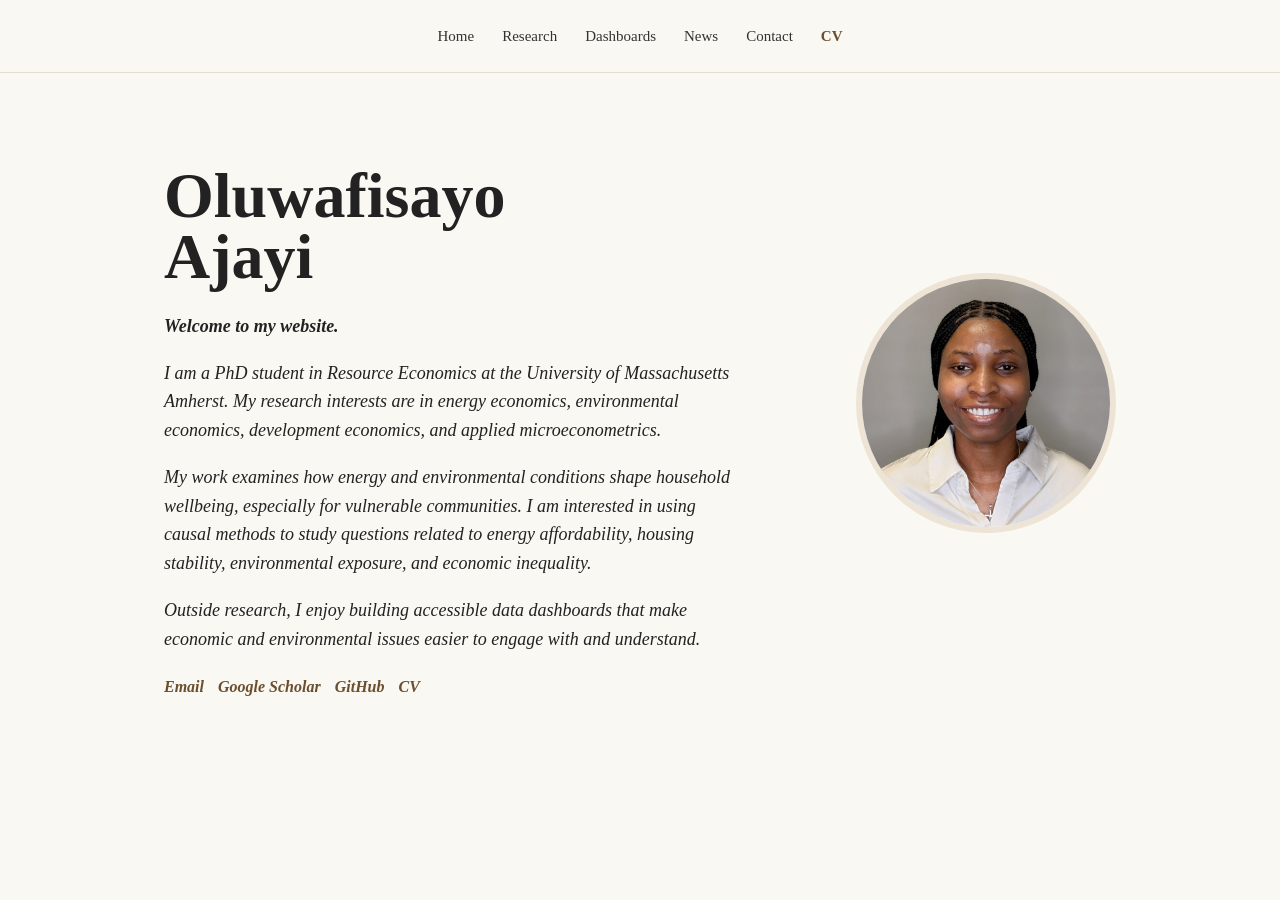
<file: index.html>
<!DOCTYPE html>
<html lang="en">
<head>
  <meta charset="UTF-8" />
  <meta name="viewport" content="width=device-width, initial-scale=1.0" />
  <title>Oluwafisayo Ajayi</title>
  <link rel="stylesheet" href="style.css" />
</head>
<body>

  <nav>
    <a href="index.html">Home</a>
    <a href="research.html">Research</a>
    <a href="dashboards.html">Dashboards</a>
    <a href="news.html">News</a>
    <a href="contact.html">Contact</a>
    <a href="cv.pdf" target="_blank" class="cv-nav">CV</a>
  </nav>

  <main>
    <section class="hero">
      <div class="hero-text">
        <h1>Oluwafisayo<br>Ajayi</h1>

        <p class="welcome-text">
          <em>Welcome to my website.<em>
        </p>

        <p class="intro-text">
          I am a PhD student in Resource Economics at the University of Massachusetts Amherst.
          My research interests are in energy economics, environmental economics, development economics, and applied microeconometrics.
        </p>

        <p class="intro-text">
          My work examines how energy and environmental conditions shape household wellbeing,
          especially for vulnerable communities. I am interested in using
          causal methods to study questions related to energy affordability,
          housing stability, environmental exposure, and economic inequality.
        </p>

        <p class="intro-text">
          Outside research, I enjoy building accessible data dashboards that make economic
          and environmental issues easier to engage with and understand.
        </p>

        <div class="links">
          <a href="mailto:ofajayi@umass.edu">Email</a>
          <a href="https://scholar.google.com/citations?hl=en&user=RaW4MhQAAAAJ" target="_blank">Google Scholar</a>
          <a href="https://github.com/OluwafisayoAjayi" target="_blank">GitHub</a>
          <a href="cv.pdf" target="_blank">CV</a>
        </div>
      </div>

      <img src="profile.jpg" alt="Oluwafisayo Ajayi" class="profile-img" />
    </section>
  </main>

</body>
</html>
</file>
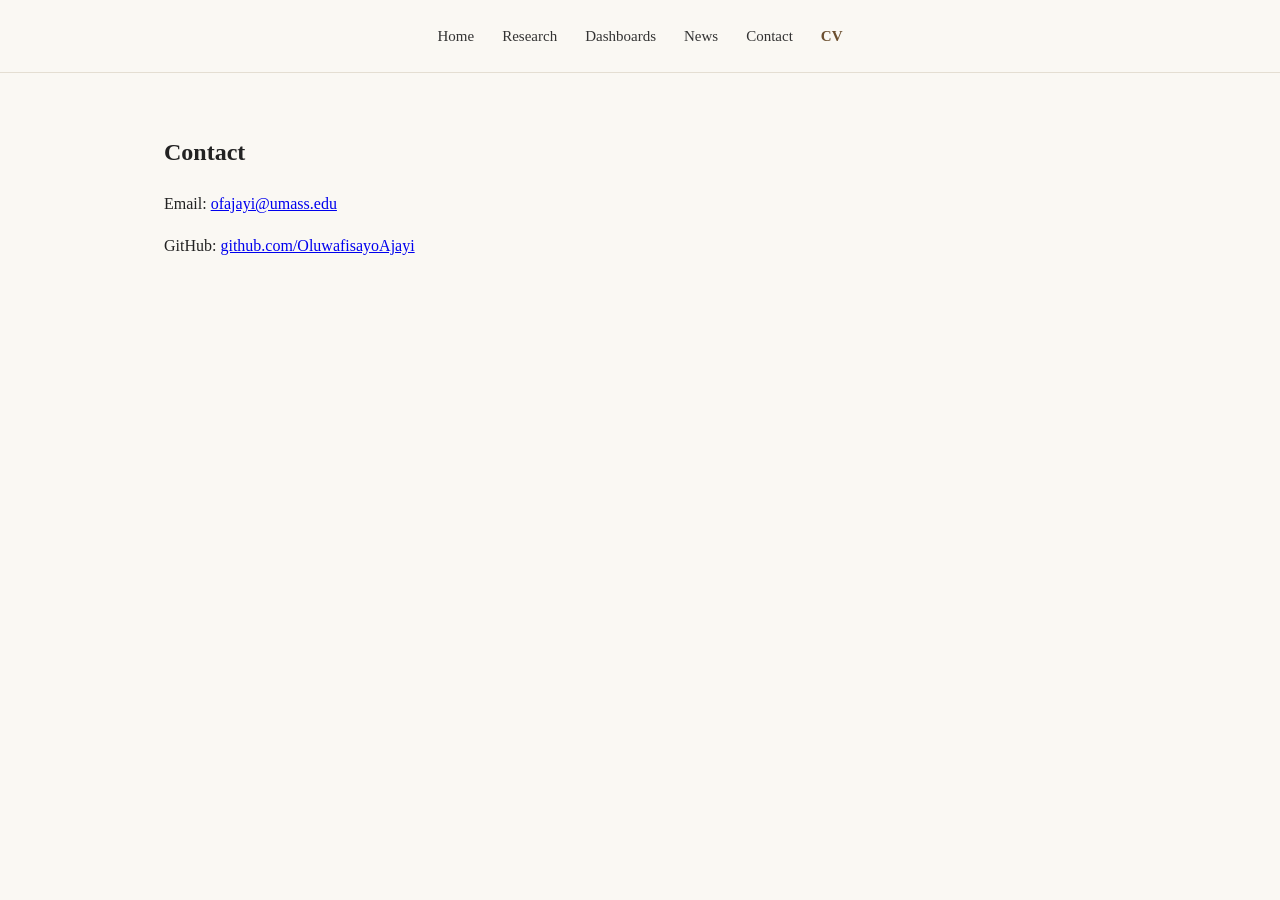
<file: contact.html>
<!DOCTYPE html>
<html lang="en">
<head>
  <meta charset="UTF-8" />
  <meta name="viewport" content="width=device-width, initial-scale=1.0" />
  <title>Contact | Oluwafisayo Ajayi</title>
  <link rel="stylesheet" href="style.css" />
</head>
<body>

  <nav>
  <a href="index.html">Home</a>
  <a href="research.html">Research</a>
  <a href="dashboards.html">Dashboards</a>
  <a href="news.html">News</a>
  <a href="contact.html">Contact</a>
  <a href="cv.pdf" target="_blank" class="cv-nav">CV</a>
</nav>

  <main>
    <section>
      <h1>Contact</h1>

      <p>
        Email:
        <a href="mailto:ofajayi@umass.edu">ofajayi@umass.edu</a>
      </p>

      <p>
        GitHub:
        <a href="https://github.com/OluwafisayoAjayi" target="_blank">
          github.com/OluwafisayoAjayi
        </a>
      </p>
    </section>
  </main>

</body>
</html>
</file>
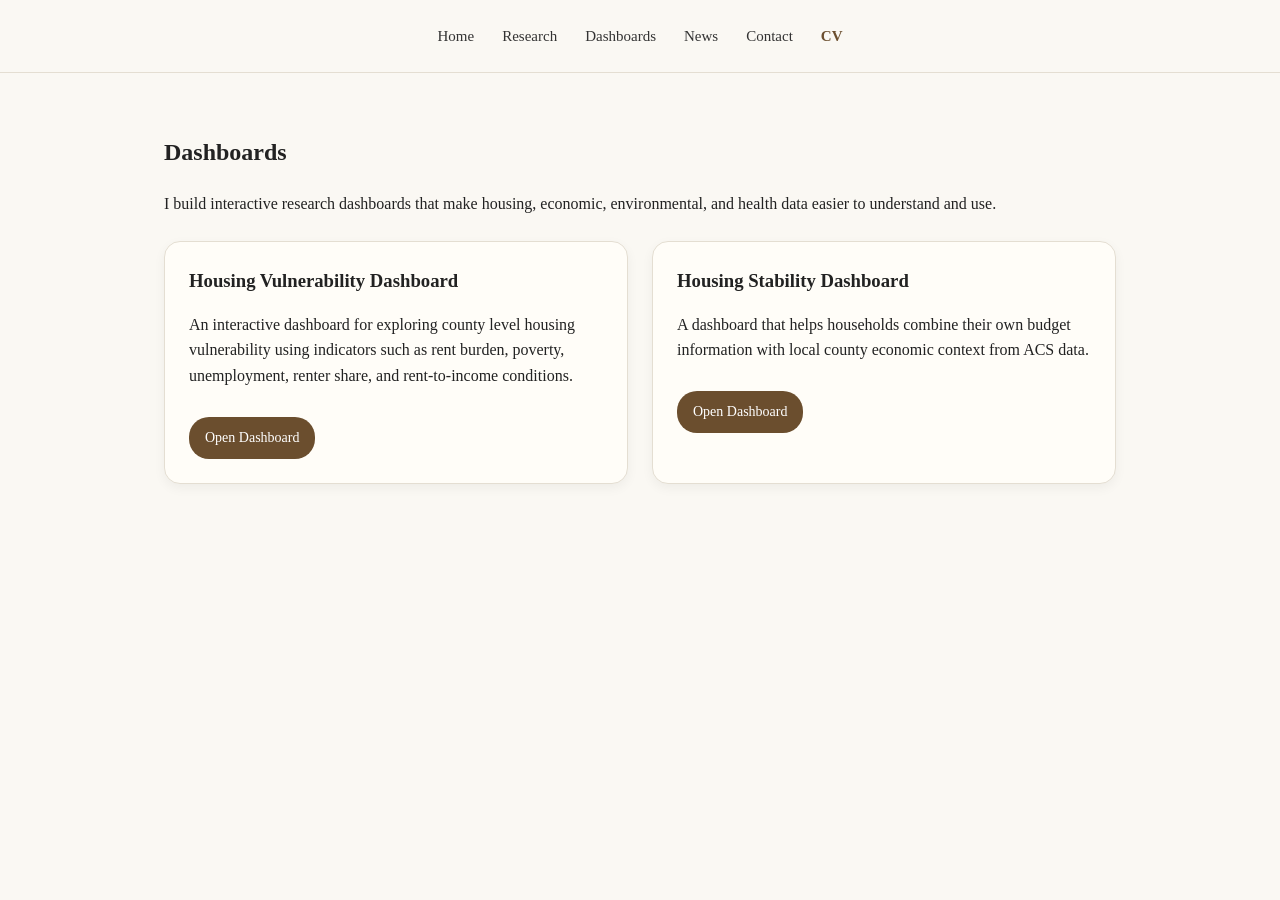
<file: dashboards.html>
<!DOCTYPE html>
<html lang="en">
<head>
  <meta charset="UTF-8" />
  <meta name="viewport" content="width=device-width, initial-scale=1.0" />
  <title>Dashboards | Oluwafisayo Ajayi</title>
  <link rel="stylesheet" href="style.css" />
</head>
<body>

  <nav>
  <a href="index.html">Home</a>
  <a href="research.html">Research</a>
  <a href="dashboards.html">Dashboards</a>
  <a href="news.html">News</a>
  <a href="contact.html">Contact</a>
  <a href="cv.pdf" target="_blank" class="cv-nav">CV</a>
</nav>

  <main>
    <section>
      <h1>Dashboards</h1>

      <p>
        I build interactive research dashboards that make housing, economic,
        environmental, and health data easier to understand and use.
      </p>

      <div class="dashboard-grid">

        <div class="dashboard-card">
          <h3>Housing Vulnerability Dashboard</h3>
          <p>
            An interactive dashboard for exploring county level housing vulnerability
            using indicators such as rent burden, poverty, unemployment, renter share,
            and rent-to-income conditions.
          </p>
          <a href="https://oluwafisayoajayi.github.io/Housing_vulnerability/" target="_blank">
            Open Dashboard
          </a>
        </div>

        <div class="dashboard-card">
          <h3>Housing Stability Dashboard</h3>
          <p>
            A dashboard that helps households combine their own budget information
            with local county economic context from ACS data.
          </p>
          <a href="https://oluwafisayoajayi.github.io/Housing-Stability-Dashboard/" target="_blank">
            Open Dashboard
          </a>
        </div>

      </div>
    </section>
  </main>

</body>
</html>
</file>
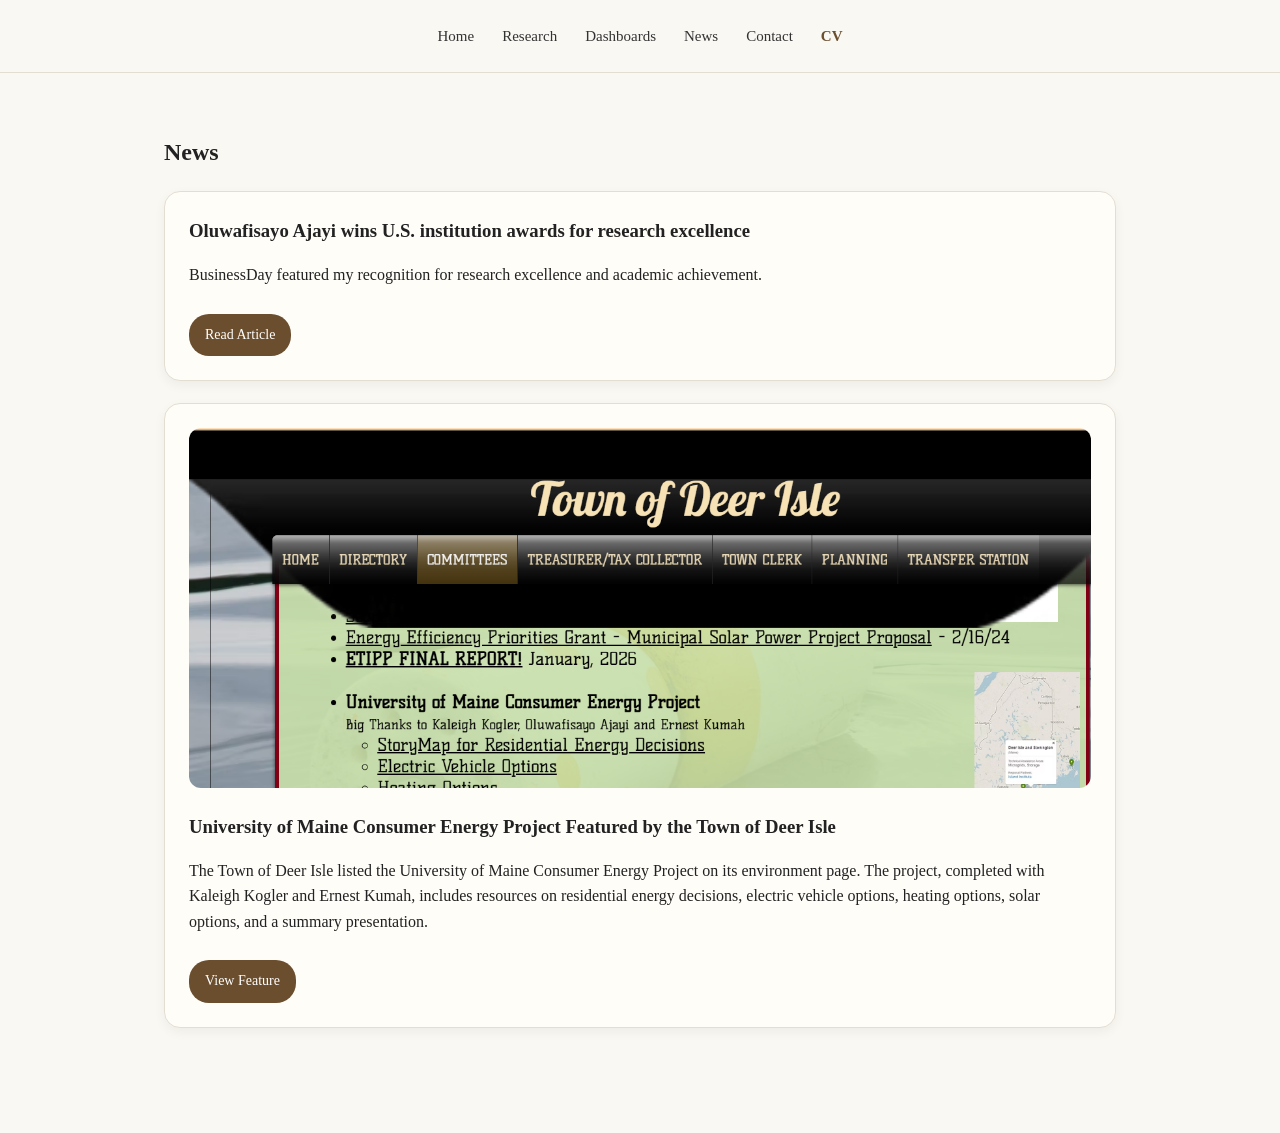
<file: news.html>
<!DOCTYPE html>
<html lang="en">
<head>
  <meta charset="UTF-8" />
  <meta name="viewport" content="width=device-width, initial-scale=1.0" />
  <title>News | Oluwafisayo Ajayi</title>
  <link rel="stylesheet" href="style.css" />
</head>
<body>

  <nav>
    <a href="index.html">Home</a>
    <a href="research.html">Research</a>
    <a href="dashboards.html">Dashboards</a>
    <a href="news.html">News</a>
    <a href="contact.html">Contact</a>
    <a href="cv.pdf" target="_blank" class="cv-nav">CV</a>
  </nav>

  <main>
    <section>
      <h1>News</h1>

      <div class="news-card">
        <h3>Oluwafisayo Ajayi wins U.S. institution awards for research excellence</h3>
        <p>
          BusinessDay featured my recognition for research excellence and academic achievement.
        </p>
        <a href="https://businessday.ng/uncategorized/article/oluwafisayo-ajayi-wins-u-s-institution-awards-for-research-excellence/" target="_blank">
          Read Article
        </a>
      </div>

      <div class="news-card">
        <img 
          src="deer-isle-energy-project.png" 
          alt="Town of Deer Isle environment page showing the University of Maine Consumer Energy Project"
          class="news-img"
        />

        <h3>University of Maine Consumer Energy Project Featured by the Town of Deer Isle</h3>
        <p>
          The Town of Deer Isle listed the University of Maine Consumer Energy Project
          on its environment page. The project, completed with Kaleigh Kogler and Ernest Kumah,
          includes resources on residential energy decisions, electric vehicle options,
          heating options, solar options, and a summary presentation.
        </p>
        <a href="https://deerislemaine.gov/environment" target="_blank">
          View Feature
        </a>
      </div>

    </section>
  </main>

</body>
</html>
</file>
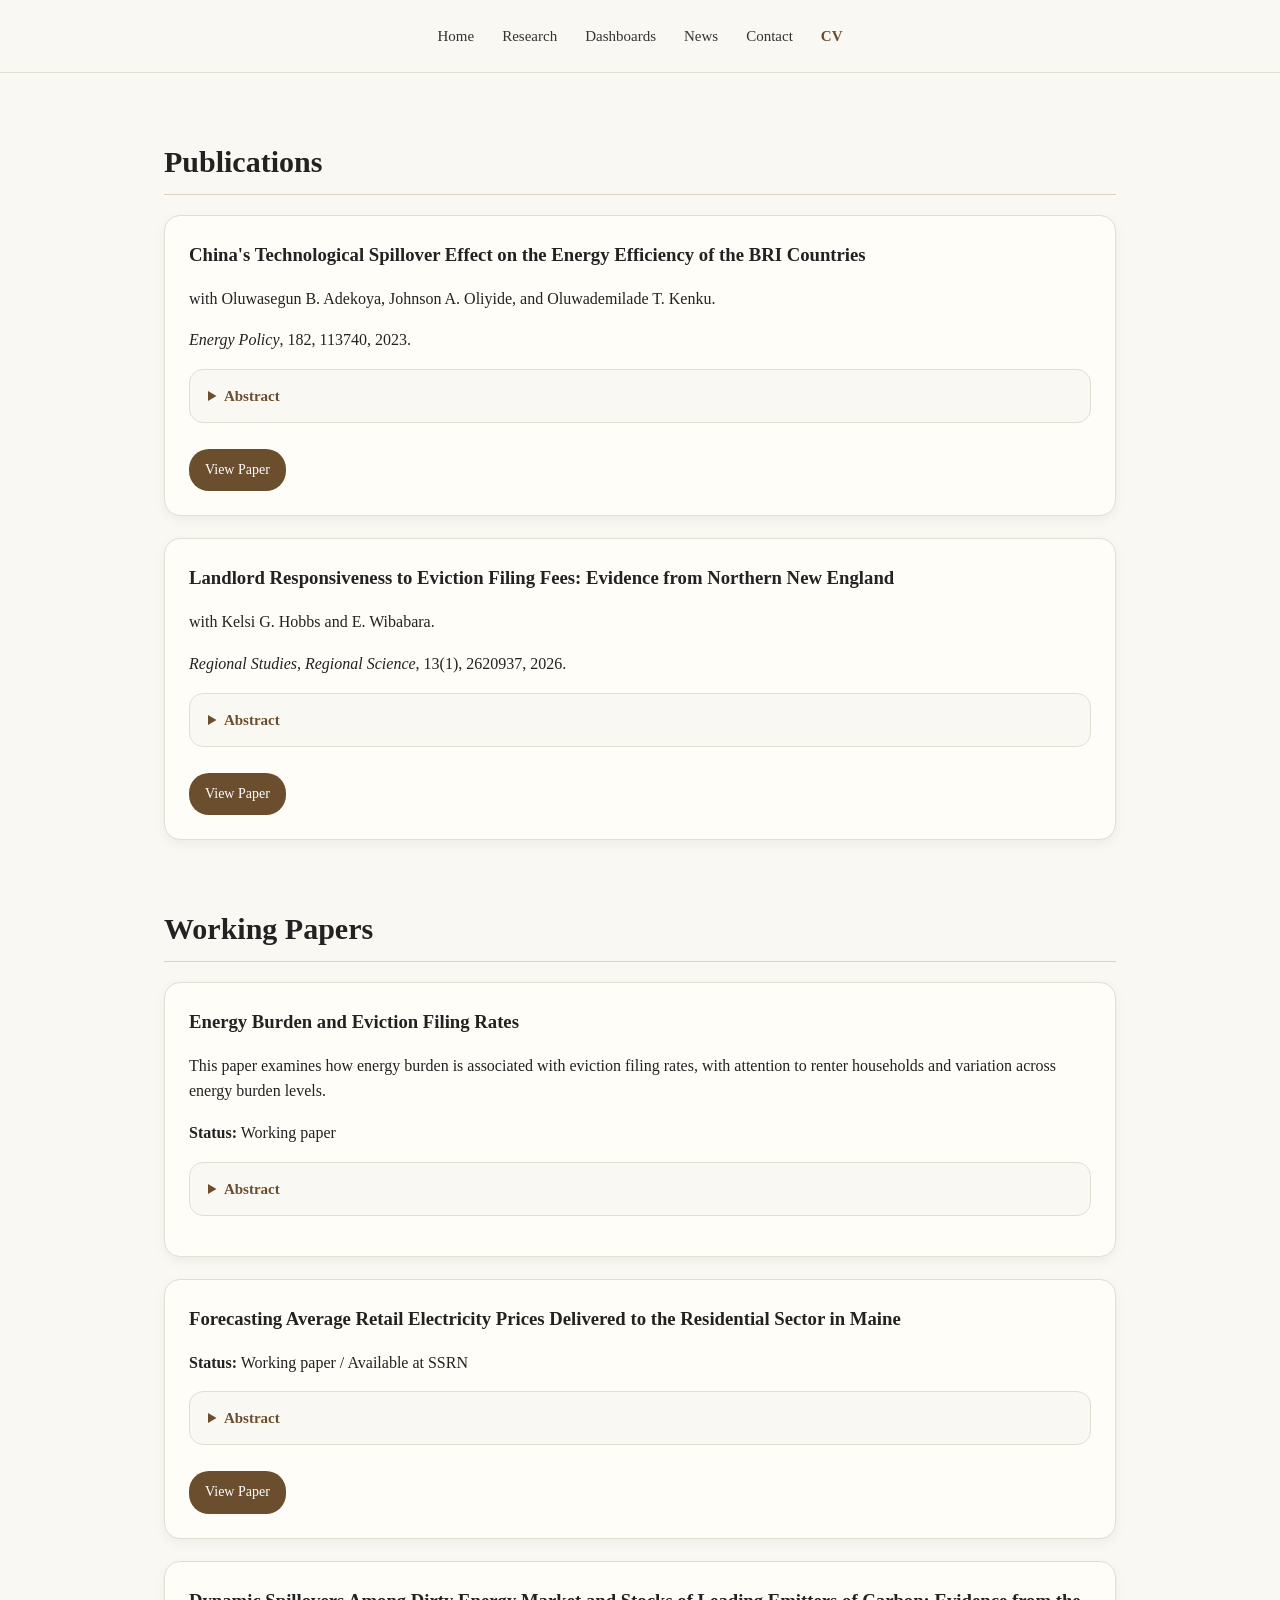
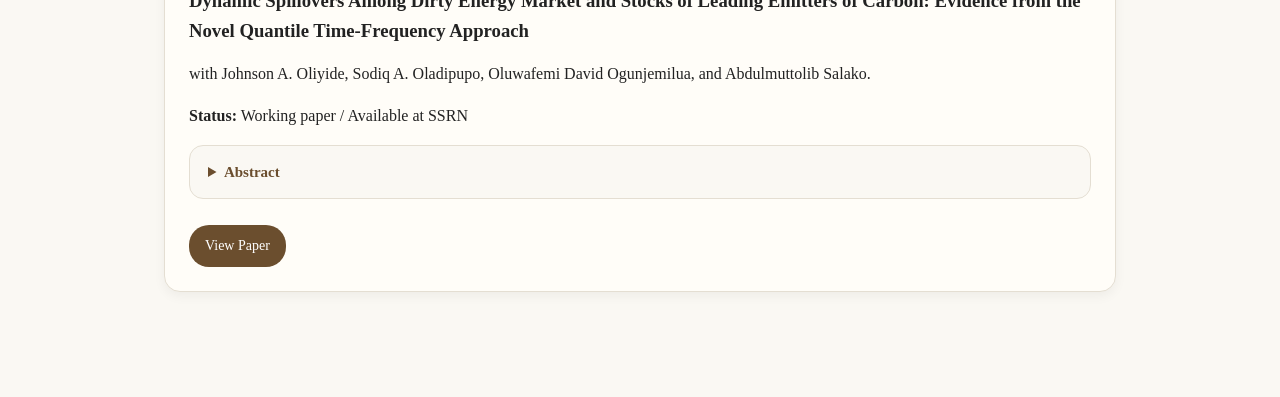
<file: research.html>
<!DOCTYPE html>
<html lang="en">
<head>
  <meta charset="UTF-8" />
  <meta name="viewport" content="width=device-width, initial-scale=1.0" />
  <title>Research | Oluwafisayo Ajayi</title>
  <link rel="stylesheet" href="style.css" />
</head>
<body>

  <nav>
    <a href="index.html">Home</a>
    <a href="research.html">Research</a>
    <a href="dashboards.html">Dashboards</a>
    <a href="news.html">News</a>
    <a href="contact.html">Contact</a>
    <a href="cv.pdf" target="_blank" class="cv-nav">CV</a>
  </nav>

  <main>

    <section>
      <h2>Publications</h2>

      <div class="research-card">
        <h3>China's Technological Spillover Effect on the Energy Efficiency of the BRI Countries</h3>

        <p>
          with Oluwasegun B. Adekoya, Johnson A. Oliyide, and Oluwademilade T. Kenku.
        </p>

        <p>
          <em>Energy Policy</em>, 182, 113740, 2023.
        </p>

        <details class="abstract-box">
          <summary>Abstract</summary>
          <p>
            Given the rising technological progress and infrastructural developments among
            the Belt and Road Initiative (BRI) countries and the global move towards a reduction
            in the use of fossil fuels to mitigate climate change, this study aims to examine
            the role of technological innovation in the countries' energy efficiency. We discover
            that energy intensity is increased by endogenous technological innovation in the BRI
            countries, especially at the middle and higher quantiles. We then remove China from
            the panel in order to check if the country's high technological advancement and energy
            efficiency might have an outlying influence on the relationship. Except for a relative
            decline in the significant estimates across the quantiles, the direction of effect largely
            remains. Finally, China's technological innovation has a reducing spillover effect on the
            energy intensity of the BRI countries. These findings indicate that, while endogenous
            technological innovations are detrimental to the energy efficiency of the BRI countries,
            China's technologies are energy efficient for the other BRI countries, and should be
            adopted or absorbed to reduce dependence on fossil fuels.
          </p>
        </details>

        <a href="#" target="_blank">View Paper</a>
      </div>

      <div class="research-card">
        <h3>Landlord Responsiveness to Eviction Filing Fees: Evidence from Northern New England</h3>

        <p>
          with Kelsi G. Hobbs and E. Wibabara.
        </p>

        <p>
          <em>Regional Studies, Regional Science</em>, 13(1), 2620937, 2026.
        </p>

        <details class="abstract-box">
          <summary>Abstract</summary>
          <p>
            US landlords file millions of evictions per year. Eviction is associated with
            numerous negative outcomes including economic hardship, residential instability,
            disrupted educational attainment among children, and physical and mental health
            issues. Despite the number of evictions and eviction’s negative consequences, there
            is little research suggesting effective eviction prevention policies. One potential
            way to reduce evictions is to increase the costs of eviction to landlords. This paper
            explores landlord responsiveness to eviction filing fees. Using data from northern
            New England, we find that landlords' responsiveness to changes in eviction filing
            fees is relatively inelastic. As a result, increasing costs to landlords through higher
            filing fees may be an inefficient method of preventing evictions.
          </p>
        </details>

        <a href="#" target="_blank">View Paper</a>
      </div>

    </section>

    <section>
      <h2>Working Papers</h2>

      <div class="research-card">
        <h3>Energy Burden and Eviction Filing Rates</h3>

        <p>
          This paper examines how energy burden is associated with eviction filing rates,
          with attention to renter households and variation across energy burden levels.
        </p>

        <p><strong>Status:</strong> Working paper</p>

        <details class="abstract-box">
          <summary>Abstract</summary>
          <p>
            Abstract coming soon.
          </p>
        </details>
      </div>

      <div class="research-card">
        <h3>Forecasting Average Retail Electricity Prices Delivered to the Residential Sector in Maine</h3>

        <p>
          <strong>Status:</strong> Working paper / Available at SSRN
        </p>

        <details class="abstract-box">
          <summary>Abstract</summary>
          <p>
            This study employs the Box-Jenkins methodology to forecast average retail
            electricity prices delivered to the residential sector in Maine from 2024 to 2025.
            The methodology involves data transformation, model identification, estimation,
            diagnostic checking, and forecasting. Initially, the data are inspected for
            stationarity and transformed as necessary, with the Box-Cox transformation applied
            to stabilize variance. Unit root tests are then conducted to assess stationarity,
            followed by selecting the most appropriate ARIMA model based on information
            criteria. The chosen model is used to generate forecasts, taking into account both
            nominal and real prices adjusted for inflation. Results indicate an increasing trend
            in electricity prices, highlighting the importance of energy efficiency measures to
            mitigate the financial burden on residents. While the study provides valuable
            insights, it acknowledges that a univariate analysis is not very adequate to make an
            accurate forecast of the average electricity prices delivered in Maine; hence,
            multivariate analysis such as ARIMA-X, ARDL, and others could be used to forecast
            residential electricity prices in Maine in future research.
          </p>
        </details>

        <a href="#" target="_blank">View Paper</a>
      </div>

      <div class="research-card">
        <h3>Dynamic Spillovers Among Dirty Energy Market and Stocks of Leading Emitters of Carbon: Evidence from the Novel Quantile Time-Frequency Approach</h3>

        <p>
          with Johnson A. Oliyide, Sodiq A. Oladipupo, Oluwafemi David Ogunjemilua,
          and Abdulmuttolib Salako.
        </p>

        <p>
          <strong>Status:</strong> Working paper / Available at SSRN
        </p>

        <details class="abstract-box">
          <summary>Abstract</summary>
          <p>
            This study utilizes the quantile time-frequency connectedness approach developed
            by Chatziantoniou et al. (2022) to analyze the interconnectedness and spillover of
            shocks between fossil fuels and the stocks of major carbon emitters worldwide. By
            combining the quantile VAR connectedness method of Chatziantoniou et al. (2022),
            the time connectedness approach of Diebold and Yilmaz (2012, 2014), and the
            frequency connectedness analysis of Baruník and Křehlík (2018), we examine the
            shock transmission among crude oil, natural gas, and the stocks of the United States,
            China, Japan, and India. Daily data from January 4, 2010, to March 23, 2023, is
            employed for this purpose.
          </p>

          <p>
            The empirical findings emphasize the importance of understanding connectedness
            beyond the median quantile and time domain for investment strategies, as market
            risks tend to be more pronounced during extreme market states, and short-term
            shocks drive the spillover of shocks. In terms of median connectedness, the United
            States emerges as the dominant spillover transmitter, exerting the largest influence
            on overall short-term and long-term risk. Japan, on the other hand, stands out as
            the primary net receiver of shocks in both the short and long term, while crude oil
            and natural gas exhibit a net receiving role. However, during extreme market states
            and across different frequencies, the receptiveness and transmission nature of assets
            change.
          </p>

          <p>
            Besides short-term shocks, significant risk flows occur during various crisis periods,
            including the COVID-19 pandemic. Furthermore, a heatmap analysis of total
            connectedness indicates that the spillover of shocks is higher during positive returns
            in the short term, whereas the long-term analysis contradicts this finding. Finally,
            the study offers insightful implications for investment strategies and policy
            recommendations based on the results obtained.
          </p>
        </details>

        <a href="#" target="_blank">View Paper</a>
      </div>

    </section>
  </main>

</body>
</html>
</file>
<file: style.css>
* {
  box-sizing: border-box;
}

body {
  margin: 0;
  font-family: Georgia, "Times New Roman", serif;
  background: #faf8f3;
  color: #222;
  line-height: 1.6;
}

nav {
  display: flex;
  justify-content: center;
  gap: 28px;
  padding: 24px;
  border-bottom: 1px solid #e4ded2;
  background: #faf8f3;
  position: sticky;
  top: 0;
  z-index: 10;
}

nav a {
  text-decoration: none;
  color: #333;
  font-size: 15px;
}

nav a:hover {
  color: #7a5529;
}

main {
  max-width: 1000px;
  margin: auto;
  padding: 40px 24px;
}

.hero {
  display: flex;
  align-items: center;
  justify-content: space-between;
  gap: 50px;
  margin-bottom: 70px;
}

.hero h1 {
  font-size: 64px;
  line-height: 0.95;
  margin-bottom: 24px;
}

.hero p {
  font-size: 18px;
  max-width: 580px;
}

.profile-img {
  width: 260px;
  height: 260px;
  object-fit: cover;
  border-radius: 50%;
  border: 6px solid #eee4d5;
}

.links {
  margin-top: 20px;
  display: flex;
  flex-wrap: wrap;
  gap: 14px;
}

.links a {
  color: #6b4e2e;
  text-decoration: none;
  font-weight: bold;
  border-bottom: 1px solid transparent;
}

.links a:hover {
  border-bottom: 1px solid #6b4e2e;
}

section {
  margin-bottom: 65px;
}

h2 {
  font-size: 30px;
  border-bottom: 1px solid #ddd2c2;
  padding-bottom: 8px;
  margin-bottom: 20px;
}

h3 {
  margin-bottom: 8px;
}

.tags {
  display: flex;
  flex-wrap: wrap;
  gap: 12px;
}

.tags span {
  background: #efe6d8;
  padding: 8px 14px;
  border-radius: 20px;
  font-size: 14px;
}

.dashboard-grid {
  display: grid;
  grid-template-columns: repeat(2, 1fr);
  gap: 24px;
  margin-top: 24px;
}

.dashboard-card {
  background: #fffdf8;
  border: 1px solid #e4ded2;
  border-radius: 16px;
  padding: 24px;
  box-shadow: 0 4px 12px rgba(0, 0, 0, 0.05);
}

.dashboard-card h3 {
  margin-top: 0;
}

.dashboard-card a {
  display: inline-block;
  margin-top: 12px;
  background: #6b4e2e;
  color: white;
  padding: 10px 16px;
  border-radius: 20px;
  text-decoration: none;
  font-size: 14px;
}

.dashboard-card a:hover {
  background: #4f381f;
}

.embedded-dashboard {
  margin-top: 40px;
}

iframe {
  width: 100%;
  height: 600px;
  border: 1px solid #ddd2c2;
  border-radius: 16px;
  background: white;
}

footer {
  text-align: center;
  font-size: 14px;
  color: #666;
  border-top: 1px solid #e4ded2;
  padding-top: 24px;
  margin-top: 70px;
}

@media (max-width: 700px) {
  nav {
    flex-wrap: wrap;
    gap: 14px;
    padding: 18px;
  }

  .hero {
    flex-direction: column-reverse;
    text-align: center;
  }

  .hero h1 {
    font-size: 46px;
  }

  .links {
    justify-content: center;
  }

  .profile-img {
    width: 210px;
    height: 210px;
  }

  .dashboard-grid {
    grid-template-columns: 1fr;
  }

  iframe {
    height: 500px;
  }
}

.research-card,
.news-card {
  background: #fffdf8;
  border: 1px solid #e4ded2;
  border-radius: 16px;
  padding: 24px;
  margin-bottom: 22px;
  box-shadow: 0 4px 12px rgba(0, 0, 0, 0.05);
}

.research-card h3,
.news-card h3 {
  margin-top: 0;
}

.research-card a,
.news-card a {
  display: inline-block;
  margin-top: 10px;
  background: #6b4e2e;
  color: white;
  padding: 10px 16px;
  border-radius: 20px;
  text-decoration: none;
  font-size: 14px;
}

.research-card a:hover,
.news-card a:hover {
  background: #4f381f;
}

.cv-nav {
  font-weight: bold;
  color: #6b4e2e;
}

.welcome-text {
  font-size: 1.3rem;
  font-weight: 700;
  margin-bottom: 0.5rem;
}

.intro-text {
  font-size: 1rem;
  line-height: 1.6;
  max-width: 520px;
}

.news-img {
  width: 100%;
  max-height: 360px;
  object-fit: cover;
  border-radius: 12px;
  margin-bottom: 1rem;
}
.page-header {
  max-width: 900px;
  margin: 0 auto 2rem auto;
}

.page-header h1 {
  font-size: 38px;
  margin-bottom: 12px;
}

.page-header p {
  font-size: 17px;
  line-height: 1.7;
}

.abstract-box {
  margin-top: 16px;
  margin-bottom: 16px;
  border: 1px solid #e4ded2;
  border-radius: 14px;
  background: #faf8f3;
  padding: 14px 18px;
}

.abstract-box summary {
  cursor: pointer;
  font-weight: bold;
  color: #6b4e2e;
  font-size: 15px;
}

.abstract-box summary:hover {
  color: #4f381f;
}

.abstract-box p {
  margin-top: 14px;
  line-height: 1.7;
  font-size: 15.5px;
}
</file>
